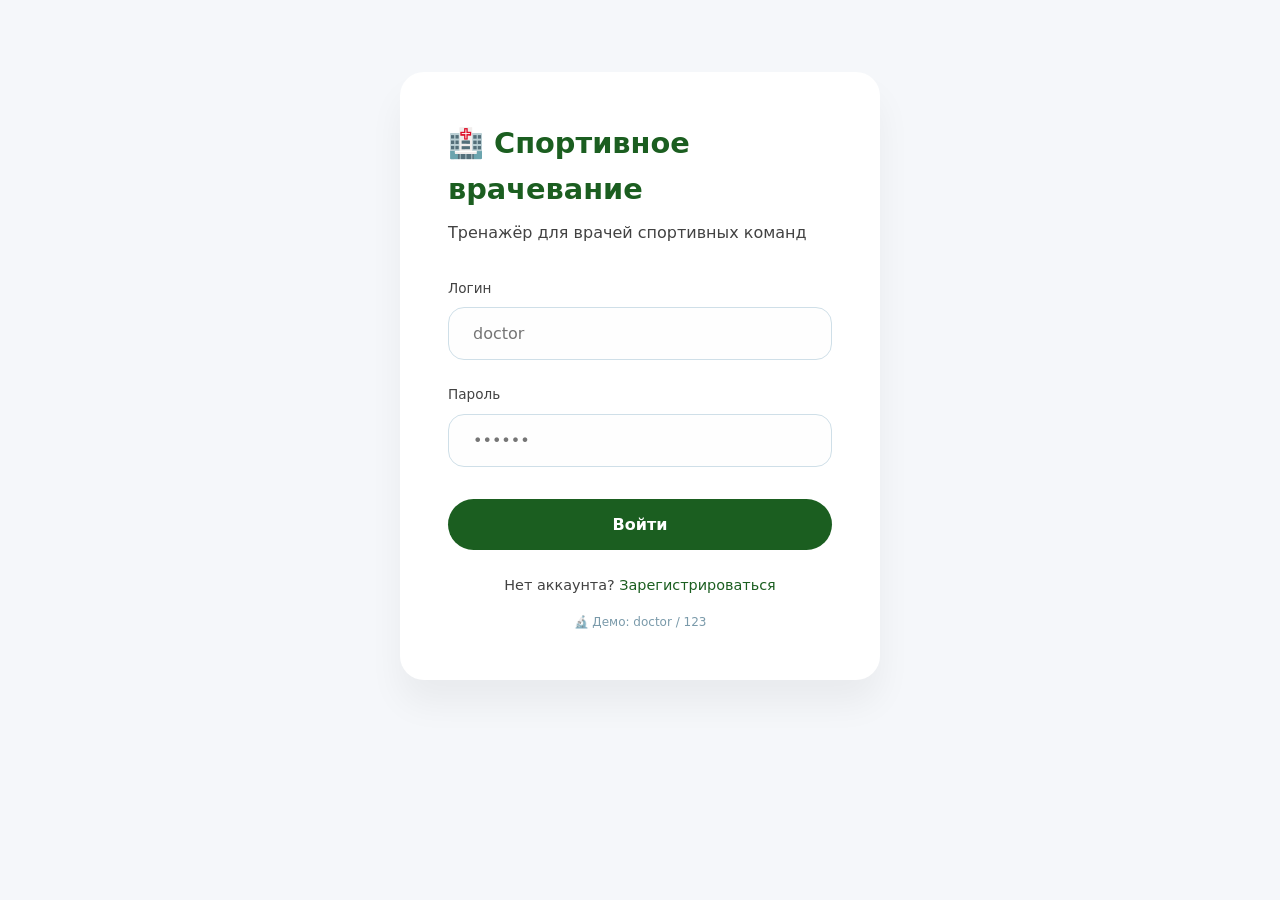
<file: index.html>
<!DOCTYPE html>
<html lang="ru">

<head>
    <meta charset="UTF-8">
    <meta name="viewport" content="width=device-width, initial-scale=1.0, user-scalable=yes">
    <title>Спортивное врачевание | Вход</title>
    <link rel="stylesheet" href="style.css">
    <script src="common.js"></script>
</head>

<body>
    <div class="auth-container">
        <div class="auth-title">🏥 Спортивное врачевание</div>
        <div class="auth-sub">Тренажёр для врачей спортивных команд</div>

        <div id="authForm">
            <div class="input-group">
                <label>Логин</label>
                <input type="text" id="loginUsername" placeholder="doctor" autocomplete="off">
            </div>
            <div class="input-group">
                <label>Пароль</label>
                <input type="password" id="loginPassword" placeholder="••••••">
            </div>
            <button class="auth-btn" id="doLoginBtn">Войти</button>
            <div class="auth-switch">
                Нет аккаунта? <span id="switchToRegister">Зарегистрироваться</span>
            </div>
            <div id="authError" class="error-message hidden"></div>
        </div>

        <div id="regForm" class="hidden">
            <div class="input-group">
                <label>Логин</label>
                <input type="text" id="regUsername" placeholder="doctor_ivanov">
            </div>
            <div class="input-group">
                <label>Пароль</label>
                <input type="password" id="regPassword" placeholder="минимум 3 символа">
            </div>
            <button class="auth-btn" id="doRegisterBtn">Создать аккаунт</button>
            <div class="auth-switch">
                Уже есть аккаунт? <span id="switchToLogin">Войти</span>
            </div>
            <div id="regError" class="error-message hidden"></div>
        </div>

        <div style="margin-top: 1rem; font-size:0.75rem; text-align:center; color:#7a9aaa;">
            🔬 Демо: doctor / 123
        </div>
    </div>

    <script>
        // Проверка, если уже залогинены — редирект
        if (getCurrentUser()) {
            window.location.href = "tasks.html";
        }

        const authForm = document.getElementById("authForm");
        const regForm = document.getElementById("regForm");
        const authError = document.getElementById("authError");
        const regError = document.getElementById("regError");

        document.getElementById("switchToRegister").addEventListener("click", () => {
            authForm.classList.add("hidden");
            regForm.classList.remove("hidden");
            authError.classList.add("hidden");
            regError.classList.add("hidden");
        });

        document.getElementById("switchToLogin").addEventListener("click", () => {
            authForm.classList.remove("hidden");
            regForm.classList.add("hidden");
            authError.classList.add("hidden");
            regError.classList.add("hidden");
        });

        document.getElementById("doLoginBtn").addEventListener("click", () => {
            const login = document.getElementById("loginUsername").value.trim();
            const pwd = document.getElementById("loginPassword").value;
            const user = findUserByLogin(login);
            if (!user || user.passwordHash !== hashPassword(pwd)) {
                authError.innerText = "Неверный логин или пароль";
                authError.classList.remove("hidden");
                return;
            }
            sessionStorage.setItem(STORAGE_CURRENT_USER, JSON.stringify({ login: user.login }));
            window.location.href = "tasks.html";
        });

        document.getElementById("doRegisterBtn").addEventListener("click", () => {
            const login = document.getElementById("regUsername").value.trim();
            const pwd = document.getElementById("regPassword").value;
            if (login.length < 3) {
                regError.innerText = "Логин должен содержать минимум 3 символа";
                regError.classList.remove("hidden");
                return;
            }
            if (pwd.length < 3) {
                regError.innerText = "Пароль минимум 3 символа";
                regError.classList.remove("hidden");
                return;
            }
            const users = getUsers();
            if (users.find(u => u.login === login)) {
                regError.innerText = "Пользователь с таким логином уже существует";
                regError.classList.remove("hidden");
                return;
            }
            const newUser = {
                login: login,
                passwordHash: hashPassword(pwd),
                solvedTasks: [],
                totalPoints: 0
            };
            users.push(newUser);
            saveUsers(users);
            alert("Регистрация успешна! Теперь войдите.");
            document.getElementById("switchToLogin").click();
            document.getElementById("loginUsername").value = login;
        });
    </script>
</body>

</html>
</file>
<file: style.css>
* {
    margin: 0;
    padding: 0;
    box-sizing: border-box;
    font-family: system-ui, 'Segoe UI', 'Inter', 'Roboto', sans-serif;
}

:root {
    --space-unit: 8px;
    --space-xs: calc(var(--space-unit) * 1);
    --space-sm: calc(var(--space-unit) * 2);
    --space-md: calc(var(--space-unit) * 3);
    --space-lg: calc(var(--space-unit) * 4);
    --space-xl: calc(var(--space-unit) * 6);

    --color-primary: #1B5E20;
    --color-primary-light: #4CAF50;
    --color-primary-dark: #0D3D12;
    --color-accent: #0D47A1;
    --color-bg: #F5F7FA;
    --color-surface: #FFFFFF;
    --color-text: #1A1A1A;
    --color-text-secondary: #424242;
    --color-text-light: #757575;
    --color-shadow: rgba(0, 0, 0, 0.08);
    --color-shadow-hover: rgba(0, 0, 0, 0.15);

    --color-cardiology: #1a73e8;
    --color-traumatology: #e67e22;
    --color-emergency: #e74c3c;
}

body {
    background: var(--color-bg);
    color: var(--color-text);
    line-height: 1.6;
    padding: var(--space-md);
    min-height: 100vh;
}

.container {
    max-width: 1280px;
    margin: 0 auto;
    padding: 0 var(--space-md);
}

/* ========= АВТОРИЗАЦИЯ ========= */
.auth-container {
    max-width: 480px;
    margin: 3rem auto;
    background: var(--color-surface);
    border-radius: var(--space-md);
    padding: var(--space-xl);
    box-shadow: 0 var(--space-md) 35px rgba(0, 0, 0, 0.05);
}

.auth-title {
    font-size: 1.8rem;
    font-weight: 700;
    color: var(--color-primary);
    margin-bottom: var(--space-xs);
}

.auth-sub {
    color: var(--color-text-secondary);
    margin-bottom: var(--space-lg);
}

.input-group {
    margin-bottom: var(--space-md);
}

.input-group label {
    display: block;
    font-weight: 500;
    margin-bottom: var(--space-xs);
    font-size: 0.85rem;
    color: var(--color-text-secondary);
}

.input-group input {
    width: 100%;
    padding: var(--space-sm) var(--space-md);
    border-radius: var(--space-sm);
    border: 1px solid #cfdfe8;
    background: #fefefe;
    font-size: 1rem;
    transition: 0.2s;
}

.input-group input:focus {
    outline: none;
    border-color: var(--color-primary);
    box-shadow: 0 0 0 3px rgba(27, 94, 32, 0.1);
}

.auth-btn {
    background: var(--color-primary);
    color: white;
    border: none;
    width: 100%;
    padding: var(--space-sm);
    border-radius: var(--space-lg);
    font-weight: 600;
    font-size: 1rem;
    cursor: pointer;
    margin-top: var(--space-xs);
    transition: background 0.2s;
}

.auth-btn:hover {
    background: var(--color-primary-dark);
}

.auth-switch {
    text-align: center;
    margin-top: var(--space-md);
    font-size: 0.9rem;
    color: var(--color-text-secondary);
}

.auth-switch span {
    color: var(--color-primary);
    cursor: pointer;
    font-weight: 500;
}

.error-message {
    background: #fee2e2;
    color: #b91c1c;
    padding: var(--space-sm);
    border-radius: var(--space-sm);
    margin-top: var(--space-md);
    font-size: 0.85rem;
    text-align: center;
}

.hidden {
    display: none;
}

/* ========= ШАПКА ========= */
.header {
    display: flex;
    flex-wrap: wrap;
    justify-content: space-between;
    align-items: center;
    gap: var(--space-md);
    margin-bottom: var(--space-xl);
    background: var(--color-surface);
    padding: var(--space-md) var(--space-lg);
    border-radius: var(--space-md);
    box-shadow: 0 var(--space-xs) var(--space-md) var(--color-shadow);
}

.logo h1 {
    font-size: 1.6rem;
    font-weight: 700;
    color: var(--color-primary);
}

.logo p {
    font-size: 0.75rem;
    color: var(--color-text-secondary);
}

.stats {
    display: flex;
    gap: var(--space-lg);
    background: var(--color-bg);
    padding: var(--space-xs) var(--space-md);
    border-radius: var(--space-lg);
}

.stat {
    text-align: center;
}

.stat-value {
    font-weight: 800;
    font-size: 1.5rem;
    color: var(--color-primary);
}

.stat-label {
    font-size: 0.7rem;
    text-transform: uppercase;
    color: var(--color-text-secondary);
}

.user-info {
    display: flex;
    align-items: center;
    gap: var(--space-md);
}

.user-greeting {
    font-weight: 500;
    background: var(--color-bg);
    padding: var(--space-xs) var(--space-md);
    border-radius: var(--space-lg);
}

.logout-btn,
.reset-btn {
    background: none;
    border: 1px solid #cbdbe0;
    padding: var(--space-xs) var(--space-md);
    border-radius: var(--space-lg);
    cursor: pointer;
    font-size: 0.8rem;
    transition: 0.2s;
    background: var(--color-surface);
}

.logout-btn:hover,
.reset-btn:hover {
    background: #f0f2f5;
    border-color: var(--color-primary);
    color: var(--color-primary);
}

/* ========= ПРОГРЕСС ========= */
.progress-widget {
    background: var(--color-surface);
    border-radius: var(--space-sm);
    padding: var(--space-md);
    margin-bottom: var(--space-xl);
    box-shadow: 0 var(--space-xs) var(--space-md) var(--color-shadow);
}

.progress-info {
    display: flex;
    justify-content: space-between;
    align-items: center;
    font-weight: 500;
}

.progress-bar {
    height: 8px;
    background: #E0E0E0;
    border-radius: 4px;
    margin-top: var(--space-xs);
    overflow: hidden;
}

.progress-fill {
    height: 100%;
    background: linear-gradient(90deg, var(--color-primary-light), var(--color-primary));
    border-radius: 4px;
    transition: width 0.4s ease;
}

/* ========= ФИЛЬТРЫ ========= */
.tasks-header {
    display: flex;
    justify-content: space-between;
    align-items: baseline;
    margin-bottom: var(--space-md);
    flex-wrap: wrap;
    gap: var(--space-sm);
}

.tasks-header h2 {
    font-size: 1.4rem;
    font-weight: 600;
}

.filter-buttons {
    display: flex;
    gap: var(--space-xs);
    flex-wrap: wrap;
}

.filter-btn {
    background: var(--color-surface);
    border: 1px solid #E0E0E0;
    padding: var(--space-xs) var(--space-md);
    border-radius: var(--space-lg);
    font-size: 0.85rem;
    font-weight: 500;
    color: var(--color-text-secondary);
    cursor: pointer;
    transition: all 0.2s;
}

.filter-btn.active {
    background: var(--color-primary);
    color: white;
    border-color: var(--color-primary);
}

.filter-btn:hover:not(.active) {
    background: #EEEEEE;
}

/* ========= СЕТКА ЗАДАЧ ========= */
.tasks-grid {
    display: grid;
    grid-template-columns: repeat(auto-fill, minmax(320px, 1fr));
    gap: var(--space-lg);
    margin-bottom: var(--space-xl);
}

.task-card {
    background: var(--color-surface);
    border-radius: var(--space-sm);
    padding: var(--space-md);
    box-shadow: 0 var(--space-xs) var(--space-md) var(--color-shadow);
    border: 1px solid #EEEEEE;
    transition: transform 0.2s, box-shadow 0.2s;
}

.task-card:hover {
    transform: translateY(-4px);
    box-shadow: 0 var(--space-sm) var(--space-lg) var(--color-shadow-hover);
}

.task-badge {
    display: inline-block;
    padding: var(--space-xs) var(--space-sm);
    border-radius: var(--space-sm);
    font-size: 0.75rem;
    font-weight: 600;
    color: white;
    margin-bottom: var(--space-xs);
}

.badge-cardiology {
    background: var(--color-cardiology);
}

.badge-traumatology {
    background: var(--color-traumatology);
}

.badge-emergency {
    background: var(--color-emergency);
}

.task-title {
    font-size: 1.25rem;
    font-weight: 700;
    margin-bottom: var(--space-xs);
    color: var(--color-text);
}

.task-desc {
    color: var(--color-text-secondary);
    font-size: 0.9rem;
    margin-bottom: var(--space-sm);
}

.task-meta {
    display: flex;
    flex-wrap: wrap;
    align-items: center;
    justify-content: space-between;
    margin-top: var(--space-sm);
    padding-top: var(--space-sm);
    border-top: 1px solid #EEEEEE;
    gap: var(--space-sm);
}

.points {
    font-weight: 700;
    background: var(--color-bg);
    padding: var(--space-xs) var(--space-sm);
    border-radius: var(--space-lg);
    font-size: 0.8rem;
    color: var(--color-primary);
}

.solved-badge {
    padding: var(--space-xs) var(--space-sm);
    border-radius: var(--space-lg);
    font-size: 0.75rem;
    font-weight: 600;
}

.solved-badge.done {
    background: #C8E6C9;
    color: #1B5E20;
}

.solved-badge.pending {
    background: #FFCDD2;
    color: #B71C1C;
}

.btn-primary {
    background: var(--color-primary);
    color: white;
    border: none;
    padding: var(--space-xs) var(--space-md);
    border-radius: var(--space-xs);
    font-weight: 600;
    font-size: 0.9rem;
    cursor: pointer;
    transition: background 0.2s;
    text-decoration: none;
    display: inline-block;
}

.btn-primary:hover {
    background: var(--color-primary-dark);
}

.btn-primary:focus-visible {
    outline: 2px solid var(--color-primary-light);
    outline-offset: 2px;
}

/* ========= ДЕТАЛЬНЫЙ ПРОСМОТР ========= */
.detail-view {
    background: var(--color-surface);
    border-radius: var(--space-md);
    padding: var(--space-xl);
    box-shadow: 0 var(--space-sm) var(--space-lg) var(--color-shadow);
    max-width: 900px;
    margin: 0 auto;
}

.back-button {
    background: none;
    border: none;
    font-size: 1rem;
    display: inline-flex;
    align-items: center;
    gap: var(--space-xs);
    cursor: pointer;
    color: var(--color-primary);
    font-weight: 500;
    margin-bottom: var(--space-lg);
    padding: var(--space-xs) 0;
}

.back-button:hover {
    text-decoration: underline;
}

.question-text {
    font-size: 1.1rem;
    font-weight: 500;
    background: var(--color-bg);
    padding: var(--space-md);
    border-radius: var(--space-sm);
    margin: var(--space-md) 0 var(--space-lg);
    border-left: 5px solid var(--color-primary);
}

.options-list {
    display: flex;
    flex-direction: column;
    gap: var(--space-sm);
    margin-bottom: var(--space-xl);
}

.option {
    display: flex;
    align-items: flex-start;
    gap: var(--space-sm);
    background: var(--color-bg);
    padding: var(--space-sm) var(--space-md);
    border-radius: var(--space-sm);
    border: 1px solid #e0edf2;
    cursor: pointer;
    transition: 0.1s;
}

.option.selected {
    background: #E8F5E9;
    border-color: var(--color-primary);
    box-shadow: 0 0 0 2px rgba(27, 94, 32, 0.15);
}

.option input {
    margin-top: var(--space-xs);
    accent-color: var(--color-primary);
}

.option label {
    flex: 1;
    font-weight: 450;
    cursor: pointer;
}

.submit-area {
    display: flex;
    flex-wrap: wrap;
    gap: var(--space-md);
    align-items: center;
    margin-top: var(--space-md);
}

.submit-btn {
    background: var(--color-primary);
    color: white;
    border: none;
    padding: var(--space-sm) var(--space-lg);
    border-radius: var(--space-lg);
    font-weight: 600;
    font-size: 1rem;
    cursor: pointer;
    transition: background 0.2s;
}

.submit-btn:hover:not(:disabled) {
    background: var(--color-primary-dark);
}

.submit-btn:disabled {
    background: #b3cfc7;
    cursor: not-allowed;
}

.feedback {
    margin-top: var(--space-md);
    padding: var(--space-md);
    border-radius: var(--space-sm);
}

.feedback.correct {
    background: #dcfce7;
    color: #14532d;
    border-left: 4px solid #22c55e;
}

.feedback.wrong {
    background: #fee2e2;
    color: #991b1b;
    border-left: 4px solid #ef4444;
}

.explanation {
    margin-top: var(--space-xs);
    font-size: 0.9rem;
}

.solved-info {
    margin-bottom: var(--space-md);
    padding: var(--space-xs) var(--space-md);
    background: #C8E6C9;
    border-radius: var(--space-lg);
    display: inline-block;
    font-size: 0.85rem;
    font-weight: 600;
    color: #1B5E20;
}

footer {
    text-align: center;
    margin-top: var(--space-xl);
    color: var(--color-text-light);
    font-size: 0.75rem;
}

/* ========= АДАПТИВ ========= */
@media (max-width: 680px) {
    body {
        padding: var(--space-sm);
    }

    .header {
        flex-direction: column;
        align-items: stretch;
        text-align: center;
        gap: var(--space-sm);
    }

    .stats {
        justify-content: center;
    }

    .user-info {
        justify-content: center;
        flex-wrap: wrap;
    }

    .tasks-grid {
        grid-template-columns: 1fr;
    }

    .detail-view {
        padding: var(--space-md);
        margin: 0 var(--space-xs);
    }

    .auth-container {
        padding: var(--space-md);
        margin: var(--space-md) auto;
    }
}
</file>
